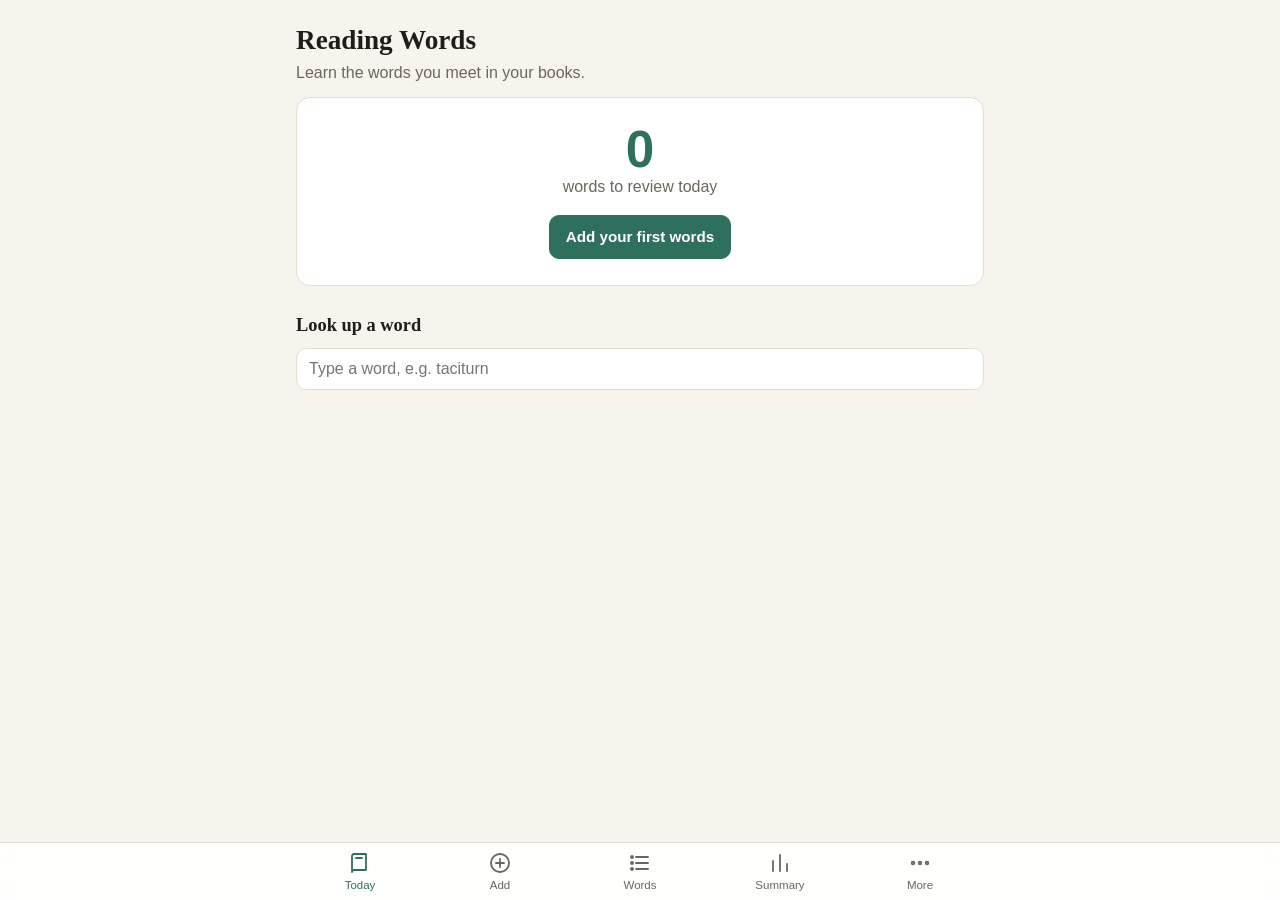
<file: docs/index.html>
<!doctype html>
<html lang="en">
<head>
<meta charset="utf-8">
<meta name="viewport" content="width=device-width, initial-scale=1, viewport-fit=cover">
<title>Reading Words</title>
<meta name="description" content="Learn English vocabulary from the books you read. Works offline.">
<meta name="theme-color" content="#f7f4ee" media="(prefers-color-scheme: light)">
<meta name="theme-color" content="#171614" media="(prefers-color-scheme: dark)">
<meta name="apple-mobile-web-app-capable" content="yes">
<meta name="mobile-web-app-capable" content="yes">
<meta name="apple-mobile-web-app-status-bar-style" content="default">
<meta name="apple-mobile-web-app-title" content="Reading Words">
<link rel="manifest" href="manifest.webmanifest">
<link rel="icon" href="icons/icon-192.png">
<link rel="apple-touch-icon" href="icons/apple-touch-icon.png">
<style>
:root {
  --bg: #f7f4ee; --surface: #ffffff; --surface-2: #f0ece4; --fg: #1f1d1a; --muted: #6b665d;
  --line: #e3ddd2; --accent: #2f6f5e; --accent-fg: #ffffff; --accent-soft: #e2efe9;
  --mark: #fdeca6; --danger: #b4432f; --zh: #8a4b1f;
  --serif: "Iowan Old Style", "Palatino Linotype", Palatino, Georgia, serif;
  --sans: -apple-system, BlinkMacSystemFont, "Segoe UI", "PingFang SC", "Hiragino Sans GB", "Microsoft YaHei", sans-serif;
  color-scheme: light;
}
@media (prefers-color-scheme: dark) {
  :root:not([data-theme="light"]) {
    --bg: #171614; --surface: #211f1c; --surface-2: #2a2824; --fg: #ece8e0; --muted: #a39d92;
    --line: #36332e; --accent: #7cc3ad; --accent-fg: #10201b; --accent-soft: #1f332c;
    --mark: #5c4e14; --danger: #e48b78; --zh: #e0a36f; color-scheme: dark;
  }
}
:root[data-theme="dark"] {
  --bg: #171614; --surface: #211f1c; --surface-2: #2a2824; --fg: #ece8e0; --muted: #a39d92;
  --line: #36332e; --accent: #7cc3ad; --accent-fg: #10201b; --accent-soft: #1f332c;
  --mark: #5c4e14; --danger: #e48b78; --zh: #e0a36f; color-scheme: dark;
}
* { box-sizing: border-box; }
html { -webkit-text-size-adjust: 100%; }
body { margin: 0; background: var(--bg); color: var(--fg); font: 16px/1.5 var(--sans); }
main { max-width: 720px; margin: 0 auto; padding: calc(16px + env(safe-area-inset-top)) 16px calc(96px + env(safe-area-inset-bottom)); }
h1 { font: 700 1.7rem/1.2 var(--serif); margin: 8px 0 4px; }
h2 { font: 700 1.15rem/1.3 var(--serif); margin: 28px 0 10px; }
p { margin: 0 0 12px; }
a { color: var(--accent); }
.muted { color: var(--muted); }
.small { font-size: .85rem; }
.hidden { display: none !important; }

/* tabs */
nav.tabs { position: fixed; left: 0; right: 0; bottom: 0; z-index: 10; display: flex; justify-content: center;
  background: var(--surface); background: color-mix(in srgb, var(--surface) 92%, transparent); backdrop-filter: blur(12px); -webkit-backdrop-filter: blur(12px);
  border-top: 1px solid var(--line); padding-bottom: env(safe-area-inset-bottom); }
nav.tabs a { flex: 1; max-width: 140px; display: flex; flex-direction: column; align-items: center; gap: 2px; padding: 8px 0 6px;
  color: var(--muted); text-decoration: none; font-size: .72rem; }
nav.tabs a svg { width: 24px; height: 24px; }
nav.tabs a[aria-current="page"] { color: var(--accent); }

/* building blocks */
.card { background: var(--surface); border: 1px solid var(--line); border-radius: 14px; padding: 16px; margin-bottom: 12px; }
.row { display: flex; gap: 8px; align-items: center; flex-wrap: wrap; }
.grow { flex: 1; min-width: 0; }
button, .btn { font: 600 .95rem var(--sans); border-radius: 10px; border: 1px solid var(--line); background: var(--surface);
  color: var(--fg); padding: 10px 16px; cursor: pointer; text-decoration: none; display: inline-flex; align-items: center; justify-content: center; gap: 6px; min-height: 44px; }
button.primary, .btn.primary { background: var(--accent); border-color: var(--accent); color: var(--accent-fg); }
button.ghost { background: transparent; }
button.danger { color: var(--danger); }
button:disabled { opacity: .5; cursor: default; }
input[type=text], input[type=search], input[type=number], textarea {
  font: 1rem var(--sans); width: 100%; padding: 11px 12px; border-radius: 10px; border: 1px solid var(--line);
  background: var(--surface); color: var(--fg); }
textarea { min-height: 110px; resize: vertical; line-height: 1.5; }
input:focus, textarea:focus, button:focus-visible, a:focus-visible { outline: 2px solid var(--accent); outline-offset: 1px; }
label.field { display: block; margin-bottom: 10px; }
label.field > span { display: block; font-size: .8rem; color: var(--muted); margin-bottom: 4px; }
.seg { display: inline-flex; background: var(--surface-2); border-radius: 10px; padding: 3px; gap: 2px; }
.seg button { border: 0; background: transparent; min-height: 36px; padding: 6px 14px; font-weight: 600; color: var(--muted); }
.seg button[aria-pressed="true"] { background: var(--surface); color: var(--fg); box-shadow: 0 1px 2px rgb(0 0 0 / .12); }

/* dictionary entry */
.entry .word { font: 700 1.6rem/1.2 var(--serif); }
.entry .phon { color: var(--muted); font-size: .95rem; margin-left: 6px; }
.entry .form { font-size: .85rem; color: var(--muted); margin-top: 2px; }
.entry .en { white-space: pre-line; margin-top: 10px; }
.entry .zh { white-space: pre-line; margin-top: 8px; color: var(--zh); }
.entry .ex { margin-top: 10px; font: italic 1rem/1.5 var(--serif); color: var(--muted); }
mark, .ex b { background: var(--mark); color: var(--fg); font-style: normal; border-radius: 3px; padding: 0 2px; }
.cam { font-size: .85rem; min-height: 36px; padding: 6px 12px; }

/* stats */
.tiles { display: grid; grid-template-columns: repeat(auto-fit, minmax(100px, 1fr)); gap: 10px; }
.tile { background: var(--surface); border: 1px solid var(--line); border-radius: 12px; padding: 12px; }
.tile b { display: block; font: 700 1.6rem/1.1 var(--sans); color: var(--accent); font-variant-numeric: tabular-nums; }
.tile span { font-size: .8rem; color: var(--muted); }
.hero { text-align: center; padding: 26px 16px; }
.hero .big { font: 700 3.2rem/1 var(--sans); color: var(--accent); font-variant-numeric: tabular-nums; }

/* lists */
.list { list-style: none; margin: 0; padding: 0; }
.list li { border-bottom: 1px solid var(--line); padding: 12px 2px; }
.list li:last-child { border-bottom: 0; }
.list .w { font: 700 1.05rem var(--serif); }
.list .z { color: var(--zh); font-size: .9rem; }
.list button.item { all: unset; display: block; width: 100%; cursor: pointer; }
.list button.item:focus-visible { outline: 2px solid var(--accent); }
.pill { display: inline-block; font-size: .72rem; padding: 2px 8px; border-radius: 99px; background: var(--surface-2); color: var(--muted); }
blockquote { margin: 0 0 12px; padding: 12px 14px; background: var(--surface); border-left: 3px solid var(--accent); border-radius: 0 10px 10px 0; font-family: var(--serif); }
blockquote cite { display: block; margin-top: 6px; font: .8rem var(--sans); color: var(--muted); }

/* import results */
.pick { display: flex; gap: 12px; align-items: flex-start; padding: 12px 0; border-bottom: 1px solid var(--line); }
.pick input[type=checkbox] { width: 22px; height: 22px; margin-top: 3px; accent-color: var(--accent); flex: none; }
.pick .en, .pick .zh { white-space: pre-line; font-size: .9rem; }
.pick .zh { color: var(--zh); }
.pick .ctx { font: italic .9rem var(--serif); color: var(--muted); margin-top: 4px; }

/* tap-a-word */
.tokens { font: 1.15rem/2 var(--serif); }
.tokens button { all: unset; cursor: pointer; border-radius: 4px; padding: 0 1px; }
.tokens button[aria-pressed="true"] { background: var(--mark); }
.tokens button:focus-visible { outline: 2px solid var(--accent); }

/* review */
.flash { min-height: 300px; display: flex; flex-direction: column; justify-content: center; text-align: center; cursor: pointer; user-select: none; -webkit-user-select: none; }
.flash .word { font-size: 2.2rem; }
.flash .ex { font-size: 1.05rem; }
.answers { display: grid; grid-template-columns: 1fr 1fr; gap: 10px; margin-top: 12px; }
.answers button { min-height: 54px; font-size: 1.05rem; }
@media (hover: none) { .kbd { display: none; } }
.progress { height: 6px; background: var(--surface-2); border-radius: 99px; overflow: hidden; margin: 10px 0 14px; }
.progress div { height: 100%; background: var(--accent); width: 0; transition: width .25s; }

dialog { border: 0; border-radius: 16px; padding: 0; width: min(560px, calc(100vw - 24px)); background: var(--surface); color: var(--fg); }
dialog::backdrop { background: rgb(0 0 0 / .45); }
dialog form { padding: 18px; }
#toast { position: fixed; left: 50%; bottom: calc(84px + env(safe-area-inset-bottom)); transform: translateX(-50%); z-index: 20;
  background: var(--fg); color: var(--bg); padding: 10px 16px; border-radius: 10px; font-size: .9rem; max-width: calc(100vw - 32px);
  opacity: 0; pointer-events: none; transition: opacity .2s; }
#toast.show { opacity: 1; }
.drop { border: 2px dashed var(--line); border-radius: 14px; padding: 22px 16px; text-align: center; }
.drop.over { border-color: var(--accent); background: var(--accent-soft); }
</style>
</head>
<body>
<main id="view" tabindex="-1"></main>

<nav class="tabs" aria-label="Sections">
  <a href="#today"><svg viewBox="0 0 24 24" fill="none" stroke="currentColor" stroke-width="1.8" stroke-linecap="round" stroke-linejoin="round" aria-hidden="true"><path d="M4 19.5V5a2 2 0 0 1 2-2h12v16H6a2 2 0 0 0-2 2"/><path d="M8 7h6"/></svg>Today</a>
  <a href="#add"><svg viewBox="0 0 24 24" fill="none" stroke="currentColor" stroke-width="1.8" stroke-linecap="round" aria-hidden="true"><circle cx="12" cy="12" r="9"/><path d="M12 8v8M8 12h8"/></svg>Add</a>
  <a href="#words"><svg viewBox="0 0 24 24" fill="none" stroke="currentColor" stroke-width="1.8" stroke-linecap="round" aria-hidden="true"><path d="M8 6h12M8 12h12M8 18h12"/><circle cx="4" cy="6" r="1"/><circle cx="4" cy="12" r="1"/><circle cx="4" cy="18" r="1"/></svg>Words</a>
  <a href="#summary"><svg viewBox="0 0 24 24" fill="none" stroke="currentColor" stroke-width="1.8" stroke-linecap="round" aria-hidden="true"><path d="M5 20V10M12 20V4M19 20v-7"/></svg>Summary</a>
  <a href="#more"><svg viewBox="0 0 24 24" fill="none" stroke="currentColor" stroke-width="1.8" stroke-linecap="round" aria-hidden="true"><circle cx="5" cy="12" r="1.3"/><circle cx="12" cy="12" r="1.3"/><circle cx="19" cy="12" r="1.3"/></svg>More</a>
</nav>

<dialog id="editor"></dialog>
<div id="toast" role="status" aria-live="polite"></div>
<script type="module" src="app.js"></script>
</body>
</html>
</file>
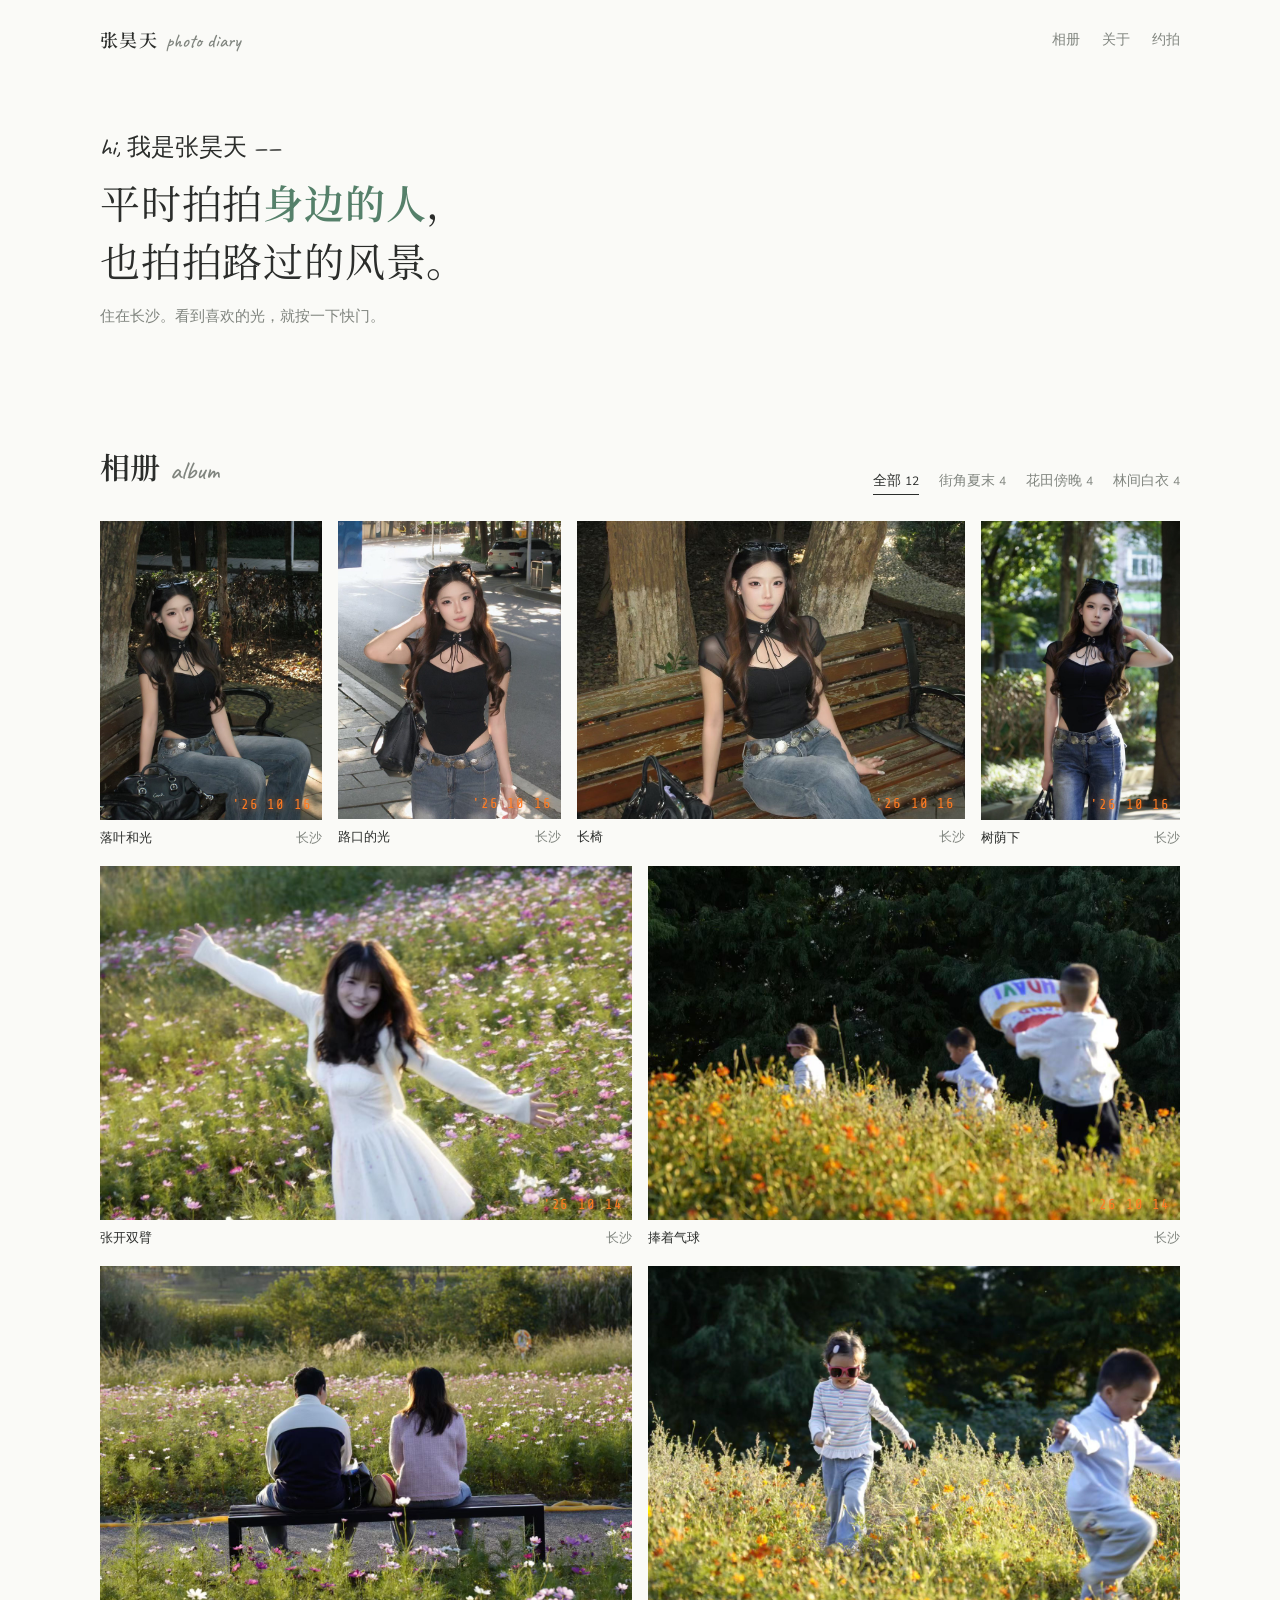
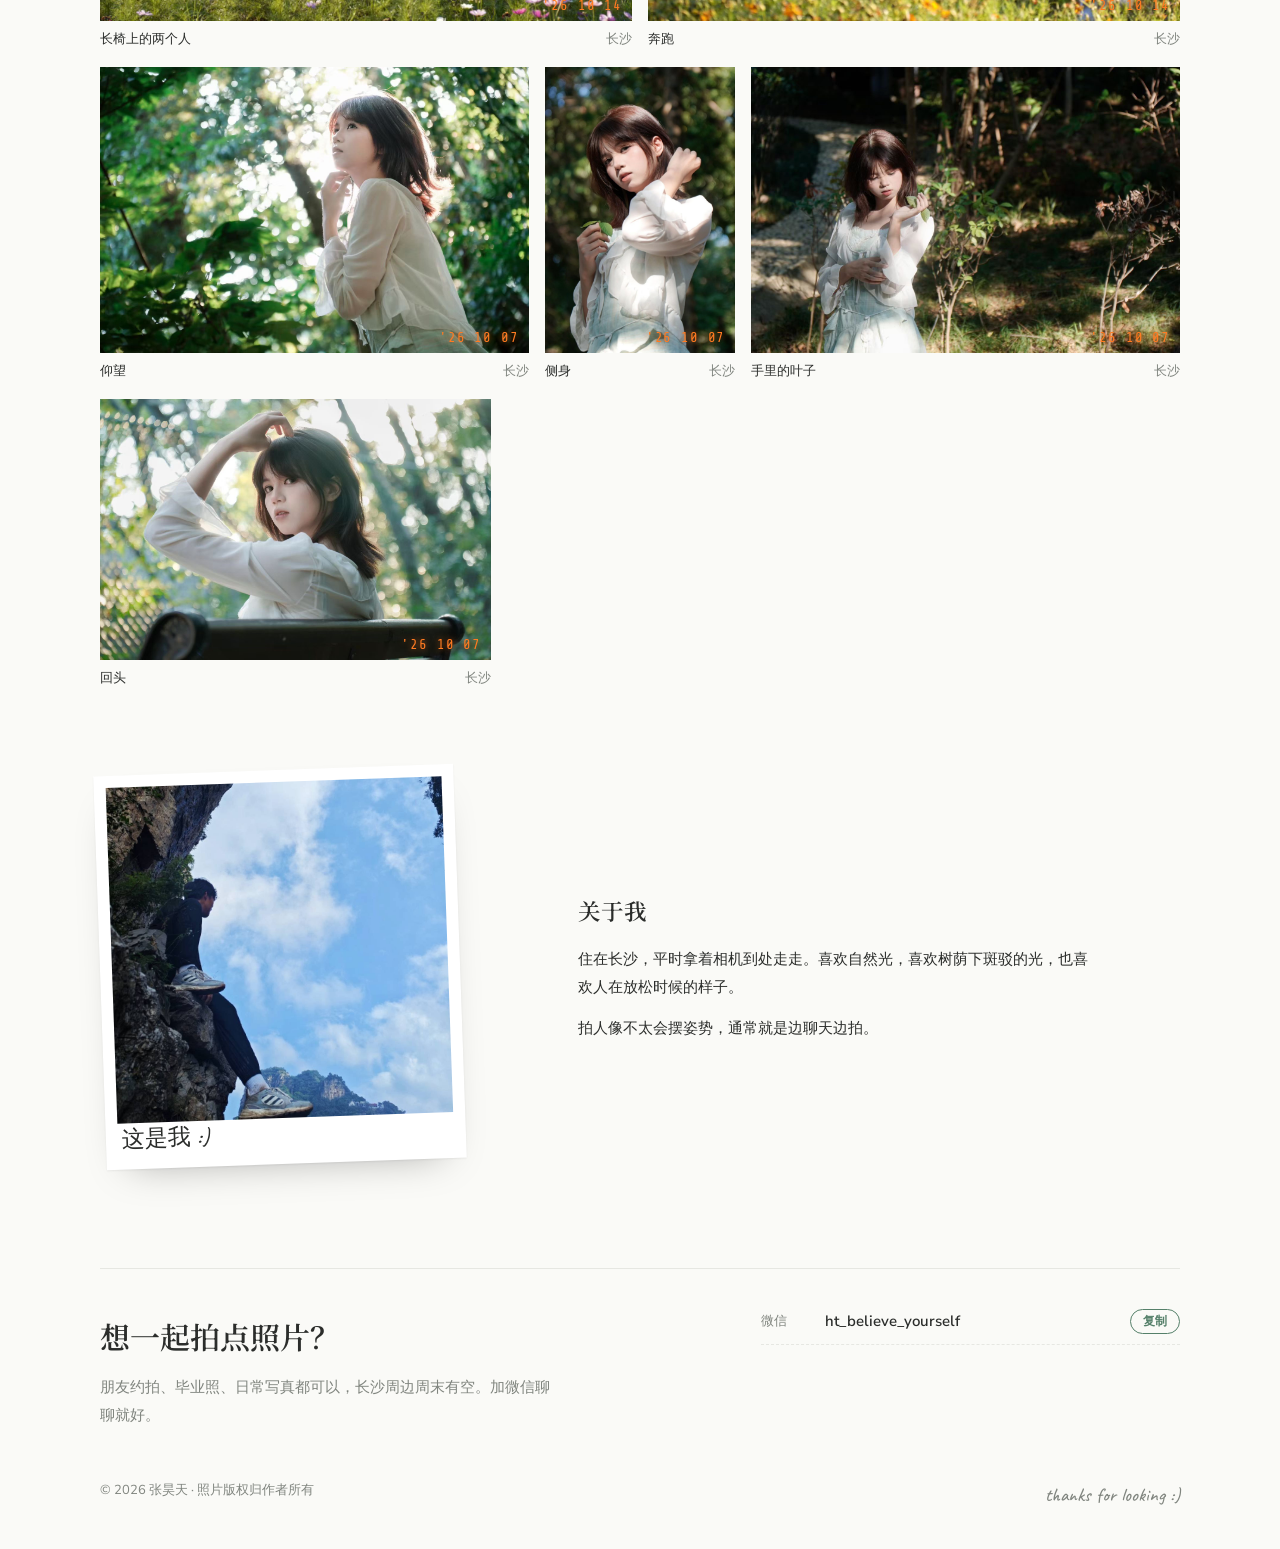
<file: docs/photography/index.html>
<!doctype html>
<html lang="zh-CN">
<head>
<meta charset="utf-8">
<meta name="viewport" content="width=device-width, initial-scale=1, viewport-fit=cover">
<title>张昊天的相册</title>
<meta name="description" content="住在长沙，平时拍拍身边的人，也拍拍路过的风景。">
<link rel="preconnect" href="https://fonts.googleapis.com">
<link rel="preconnect" href="https://fonts.gstatic.com" crossorigin>
<link href="https://fonts.googleapis.com/css2?family=Noto+Serif+SC:wght@400;600&family=Nunito+Sans:opsz,wght@6..12,400;6..12,600&family=Caveat:wght@500&family=Share+Tech+Mono&display=swap" rel="stylesheet">
<link rel="stylesheet" href="style.css">
</head>
<body>
<div class="wrap">
  <header>
    <!-- 名字：改这里和 <title> -->
    <a class="logo" href="#top" id="top">张昊天 <small>photo diary</small></a>
    <nav aria-label="页面导航">
      <a href="#album">相册</a>
      <a href="#about">关于</a>
      <a href="#contact">约拍</a>
    </nav>
  </header>

  <section class="intro">
    <span class="hand">hi, 我是张昊天 ——</span>
    <h1>平时拍拍<b>身边的人</b>，<br>也拍拍路过的风景。</h1>
    <p>住在长沙。看到喜欢的光，就按一下快门。</p>
  </section>

  <section id="recent" hidden>
    <div class="label"><h2>最近拍的</h2><span class="hand muted">往右滑 →</span></div>
    <div class="strip" id="strip"></div>
  </section>

  <section class="sec" id="album">
    <div class="sec-head">
      <h2>相册<span class="hand">album</span></h2>
      <div class="tabs" id="tabs" aria-label="按组筛选"></div>
    </div>
    <div class="album" id="albumGrid"><p class="muted">照片加载中…</p></div>
  </section>

  <section class="sec" id="about">
    <div class="about">
      <figure class="polaroid">
        <img src="photos/about.jpg" alt="张昊天坐在山崖边" loading="lazy">
        <span class="hand">这是我 :)</span>
      </figure>
      <div class="about-text">
        <h2>关于我</h2>
        <p>住在长沙，平时拿着相机到处走走。喜欢自然光，喜欢树荫下斑驳的光，也喜欢人在放松时候的样子。</p>
        <p>拍人像不太会摆姿势，通常就是边聊天边拍。</p>
      </div>
    </div>
  </section>

  <section class="contact" id="contact">
    <div>
      <h2>想一起拍点照片？</h2>
      <p>朋友约拍、毕业照、日常写真都可以，长沙周边周末有空。加微信聊聊就好。</p>
    </div>
    <!-- 联系方式：想加小红书或邮箱，照着微信这一行复制一行 -->
    <div class="ids">
      <div class="id"><span>微信</span><code id="wx">ht_believe_yourself</code><button type="button" data-copy="wx">复制</button></div>
    </div>
  </section>

  <footer><span>© <span id="year">2026</span> 张昊天 · 照片版权归作者所有</span><span class="hand">thanks for looking :)</span></footer>
</div>

<div class="lb" id="lb" hidden role="dialog" aria-modal="true" aria-label="查看照片">
  <div class="lb-bar">
    <span id="lbCount"></span>
    <div>
      <button type="button" id="lbPrev" aria-label="上一张">←</button>
      <button type="button" id="lbNext" aria-label="下一张">→</button>
      <button type="button" id="lbClose">关闭</button>
    </div>
  </div>
  <div class="lb-stage"><div class="ph"><img id="lbImg" alt=""><span class="stamp" id="lbStamp"></span></div></div>
  <div class="lb-cap"><span class="hand" id="lbTitle"></span><span class="muted" id="lbMeta"></span></div>
</div>

<script src="app.js"></script>
</body>
</html>
</file>
<file: docs/photography/style.css>
/* A quiet photo diary: lots of white, small type, the photos do the talking. */
:root {
  --paper: #fafaf7;
  --ink: #2b2d2b;
  --muted: #80857f;
  --line: #e6e7e2;
  --card: #ffffff;
  --stamp: #ff7b22;
  --leaf: #55806a;
  --serif: "Noto Serif SC", "Songti SC", "STSong", serif;
  --body: "Nunito Sans", "PingFang SC", "Hiragino Sans GB", "Microsoft YaHei", system-ui, sans-serif;
  --hand: "Caveat", "Kaiti SC", "STKaiti", cursive;
  --digit: "Share Tech Mono", ui-monospace, Menlo, monospace;
}
@media (prefers-color-scheme: dark) {
  :root {
    --paper: #161816; --ink: #e7e9e4; --muted: #959b95; --line: #2b2f2c; --card: #1e211f; --stamp: #ff8a3a; --leaf: #8cc0a2;
    color-scheme: dark;
  }
}

* { box-sizing: border-box; }
[hidden] { display: none !important; }
body { margin: 0; background: var(--paper); color: var(--ink); font: 400 15px/1.85 var(--body); -webkit-font-smoothing: antialiased; }
img { display: block; max-width: 100%; }
a { color: inherit; }
h1, h2, h3 { text-wrap: balance; margin: 0; font-family: var(--serif); font-weight: 600; }
:focus-visible { outline: 2px solid var(--leaf); outline-offset: 3px; }
.wrap {
  max-width: 1160px; margin: 0 auto;
  padding-left: max(16px, env(safe-area-inset-left, 0px));
  padding-right: max(16px, env(safe-area-inset-right, 0px));
}
@media (min-width: 900px) { .wrap { padding-left: max(40px, env(safe-area-inset-left, 0px)); padding-right: max(40px, env(safe-area-inset-right, 0px)); } }
.hand { font-family: var(--hand); font-weight: 500; }
.muted { color: var(--muted); }

/* Header */
header { display: flex; justify-content: space-between; align-items: center; gap: 16px; padding-block: 26px; }
.logo { font: 600 18px var(--serif); text-decoration: none; display: flex; align-items: baseline; gap: 8px; letter-spacing: .08em; }
.logo small { font: 500 19px var(--hand); color: var(--muted); letter-spacing: 0; }
header nav { display: flex; gap: 22px; font-size: 14px; }
header nav a { text-decoration: none; color: var(--muted); white-space: nowrap; }
header nav a:hover { color: var(--ink); }

/* Intro */
.intro { padding-block: 56px 36px; display: grid; gap: 14px; max-width: 36em; }
.intro h1 { font-size: clamp(26px, 3.8vw, 40px); line-height: 1.45; font-weight: 400; letter-spacing: .02em; }
.intro h1 b { font-weight: 600; color: var(--leaf); }
.intro p { margin: 0; color: var(--muted); }
.intro .hand { font-size: 24px; line-height: 1; }

/* Date stamp, like a point-and-shoot film camera */
.ph { position: relative; overflow: hidden; background: var(--line); }
.stamp {
  position: absolute; right: 10px; bottom: 8px;
  font: 400 14px/1 var(--digit); color: var(--stamp); letter-spacing: .06em;
  text-shadow: 0 0 6px rgba(255, 123, 34, .7);
  pointer-events: none;
}
.stamp:empty { display: none; }

/* Recent strip (shown once there are enough photos) */
.label { display: flex; justify-content: space-between; align-items: baseline; gap: 12px; }
.label h2 { font: 600 13px var(--body); letter-spacing: .14em; color: var(--muted); }
.label .hand { font-size: 19px; }
.strip { display: flex; gap: 14px; overflow-x: auto; padding-block: 10px 18px; scroll-snap-type: x mandatory; scrollbar-width: thin; }
.strip figure { margin: 0; flex: 0 0 auto; width: clamp(160px, 22vw, 240px); scroll-snap-align: start; cursor: zoom-in; }
.strip img { width: 100%; height: auto; aspect-ratio: 4/5; object-fit: cover; transition: transform .6s; }
.strip figure:hover img { transform: scale(1.04); }
.strip figcaption { font-size: 13px; color: var(--muted); padding-top: 6px; display: flex; justify-content: space-between; gap: 8px; }

/* Album: justified rows that keep each photo's own shape */
.sec { padding-block: 72px 8px; }
.sec-head { display: flex; justify-content: space-between; align-items: end; gap: 16px; flex-wrap: wrap; margin-bottom: 26px; }
.sec-head h2 { font-size: clamp(22px, 2.8vw, 30px); }
.sec-head h2 .hand { font-size: .85em; color: var(--muted); margin-left: 10px; }
.tabs { display: flex; gap: 20px; flex-wrap: wrap; }
.tabs button {
  font: 400 14px var(--body); color: var(--muted); background: none; border: 0; border-bottom: 1px solid transparent;
  padding: 4px 0; cursor: pointer; transition: color .2s, border-color .2s;
}
.tabs button:hover { color: var(--ink); }
.tabs button[aria-pressed="true"] { color: var(--ink); border-color: var(--ink); }
.tabs button .n { margin-left: 4px; font-size: 12px; font-variant-numeric: tabular-nums; }

.album { display: flex; flex-wrap: wrap; gap: 16px; }
.album::after { content: ""; flex-grow: 999; }
.album.few::after { display: none; }
.shot { margin: 0; flex-grow: var(--r); flex-basis: calc(var(--r) * 260px); cursor: zoom-in; min-width: 0; }
.shot img { width: 100%; height: auto; transition: transform .8s cubic-bezier(.2,.7,.2,1); }
.shot:hover img { transform: scale(1.025); }
.shot figcaption { display: flex; justify-content: space-between; gap: 10px; padding-top: 6px; font-size: 13px; }
.shot figcaption span:last-child { color: var(--muted); white-space: nowrap; }

/* About */
.about { display: grid; grid-template-columns: 2fr 3fr; gap: clamp(28px, 6vw, 80px); align-items: center; }
.polaroid { margin: 0; background: var(--card); padding: 12px 12px 46px; box-shadow: 0 1px 2px rgba(0,0,0,.06), 0 18px 40px -24px rgba(0,0,0,.35); transform: rotate(-2deg); position: relative; max-width: 360px; }
.polaroid img { width: 100%; height: auto; aspect-ratio: 1; object-fit: cover; object-position: 50% 25%; }
.polaroid .hand { position: absolute; left: 16px; bottom: 8px; font-size: 23px; }
.about-text { display: grid; gap: 14px; max-width: 34em; }
.about-text p { margin: 0; }

/* Contact */
.contact { margin-block: 96px 48px; border-top: 1px solid var(--line); padding-top: 40px; display: grid; grid-template-columns: 3fr 2fr; gap: 32px; align-items: start; }
.contact h2 { font-size: clamp(22px, 2.8vw, 30px); margin-bottom: 10px; }
.contact p { margin: 0; color: var(--muted); max-width: 30em; }
.ids { display: grid; gap: 12px; }
.id { display: flex; align-items: center; gap: 12px; border-bottom: 1px dashed var(--line); padding-bottom: 10px; flex-wrap: wrap; }
.id span { color: var(--muted); font-size: 13px; width: 4em; }
.id code { font: 600 15px var(--body); user-select: all; }
.id button { margin-left: auto; font: 600 12px var(--body); background: none; color: var(--leaf); border: 1px solid currentColor; border-radius: 999px; padding: 3px 12px; cursor: pointer; }
.id button:hover { background: var(--leaf); color: var(--card); }

footer { padding-block: 0 36px; color: var(--muted); font-size: 13px; display: flex; justify-content: space-between; gap: 12px; flex-wrap: wrap; }
footer .hand { font-size: 19px; }

/* Lightbox */
.lb {
  position: fixed; inset: 0; z-index: 50; background: var(--paper);
  display: grid; grid-template-rows: auto 1fr auto;
  padding: env(safe-area-inset-top, 0px) max(16px, env(safe-area-inset-right, 0px)) env(safe-area-inset-bottom, 0px) max(16px, env(safe-area-inset-left, 0px));
}
.lb-bar { display: flex; justify-content: space-between; align-items: center; padding-block: 14px; font-variant-numeric: tabular-nums; color: var(--muted); font-size: 13px; }
.lb-bar div { display: flex; gap: 6px; }
.lb button { font: 400 14px var(--body); background: none; color: var(--ink); border: 1px solid var(--line); border-radius: 999px; padding: 5px 14px; cursor: pointer; }
.lb button:hover { border-color: var(--ink); }
.lb-stage { display: grid; place-items: center; min-height: 0; }
.lb-stage img { max-height: calc(100vh - 170px); max-height: calc(100dvh - 170px); max-width: 100%; width: auto; }
.lb-cap { text-align: center; padding-block: 14px 22px; font-size: 13px; }
.lb-cap .hand { font-size: 25px; display: block; line-height: 1.2; }

@media (prefers-reduced-motion: reduce) { * { transition: none !important; } }
@media (max-width: 820px) {
  .about, .contact { grid-template-columns: 1fr; }
  .polaroid { margin-inline: auto; }
  .shot { flex-basis: calc(var(--r) * 140px); }
  .album { gap: 8px; }
  .shot figcaption span:last-child { display: none; }
}
</file>
